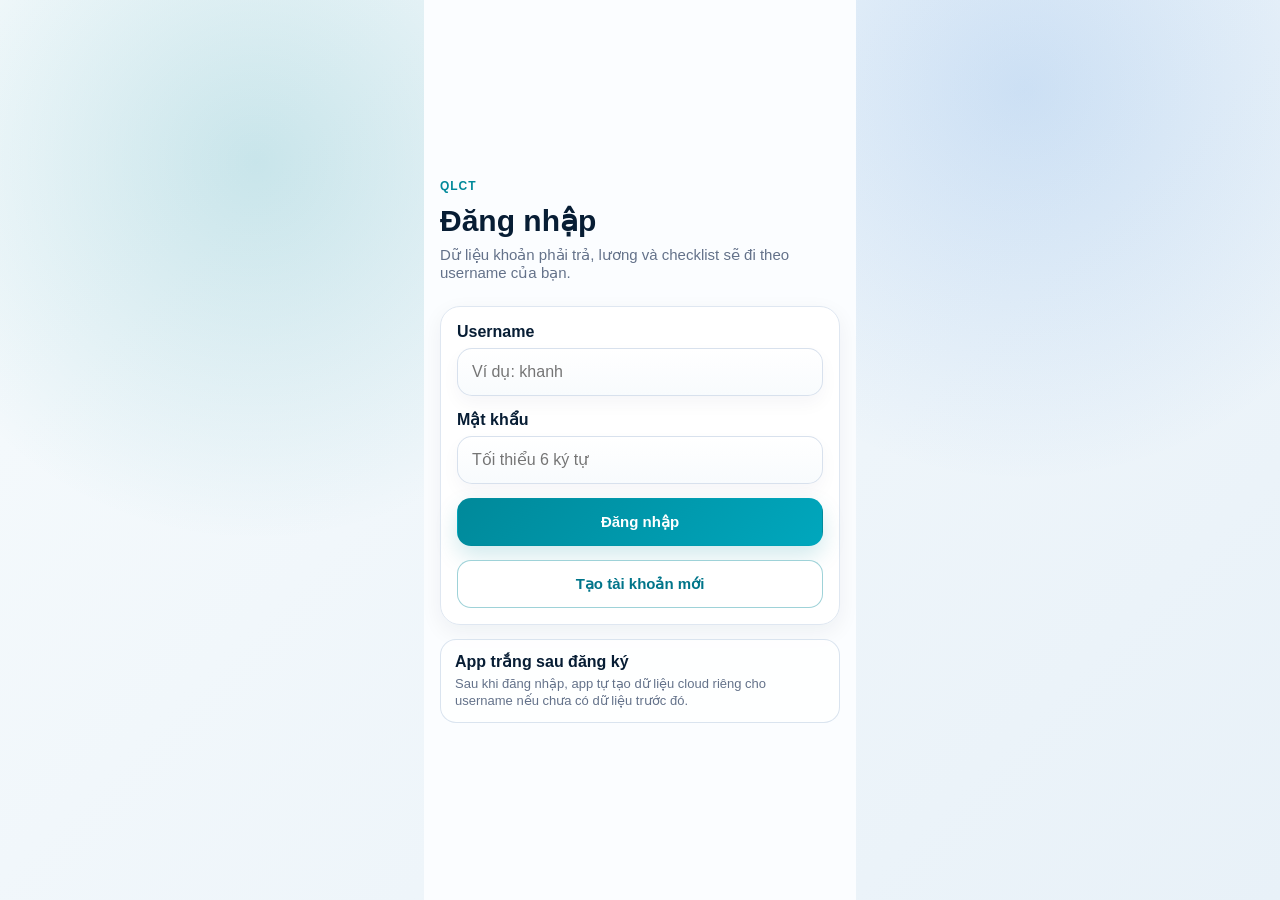
<file: index.html>
﻿<!doctype html>
<html lang="vi">
<head>
  <meta charset="utf-8" />
  <meta name="viewport" content="width=device-width, initial-scale=1, maximum-scale=1, user-scalable=no, viewport-fit=cover" />
  <title>Lương & Tiết Kiệm</title>
  <meta name="theme-color" content="#00899a" />
  <meta name="apple-mobile-web-app-capable" content="yes" />
  <meta name="apple-mobile-web-app-title" content="QLCT" />
  <meta name="apple-mobile-web-app-status-bar-style" content="default" />
  <link rel="manifest" href="manifest.webmanifest?v=45" />
  <link rel="apple-touch-icon" href="assets/app-icon-180.png?v=45" />
  <link rel="stylesheet" href="styles.css?v=45" />
</head>
<body>
  <div class="workspace">
    <aside class="notes">
      <p class="eyebrow">QLCT</p>
      <h1>Lương & Tiết Kiệm</h1>
      <p>
        App cá nhân để nhập lương, khoản cần trả và theo dõi số tiền có thể tiết kiệm.
      </p>
      <div class="note-card">
        <strong>Giới hạn iOS thật</strong>
        <span>App dùng dữ liệu bạn nhập tay hoặc paste từ tin nhắn ngân hàng.</span>
      </div>
      <div class="shortcuts">
        <button id="openImportFromSide">Import lương</button>
        <button id="loadSampleFromSide">Load sample</button>
        <button id="resetFromSide" class="ghost">Reset app trắng</button>
      </div>
    </aside>

    <main class="phone-shell" aria-label="iPhone preview">
      <div class="phone">
        <div id="app" class="screen"></div>

        <nav class="tabbar" aria-label="Main tabs">
          <button class="tab active" data-tab="dashboard">
            <span class="tab-icon"></span>
            <span>Tổng quan</span>
          </button>
          <button class="tab" data-tab="payments">
            <span class="tab-icon"></span>
            <span>Khoản trả</span>
          </button>
          <button class="tab" data-tab="checklist">
            <span class="tab-icon"></span>
            <span>Checklist</span>
          </button>
          <button class="tab" data-tab="analytics">
            <span class="tab-icon"></span>
            <span>Phân tích</span>
          </button>
          <button class="tab" data-tab="settings">
            <span class="tab-icon"></span>
            <span>Cài đặt</span>
          </button>
        </nav>
      </div>
    </main>
  </div>

  <div id="modalRoot"></div>
  <div id="toast" class="toast" role="status"></div>

  <script src="bank-directory.js?v=45"></script>
  <script src="app.js?v=45"></script>
</body>
</html>
</file>
<file: styles.css>
:root {
  color-scheme: light;
  --ink: #071d34;
  --muted: #64728a;
  --line: #dfe7f1;
  --bg: #eef4f8;
  --card: rgba(255, 255, 255, 0.92);
  --teal: #00899a;
  --teal-dark: #00758a;
  --blue: #126bd3;
  --green: #16a34a;
  --orange: #f28400;
  --red: #ff304f;
  --purple: #7d3de0;
  --shadow: 0 18px 44px rgba(15, 38, 64, 0.13);
  --font-ui: -apple-system, BlinkMacSystemFont, "SF Pro Text", "Segoe UI", sans-serif;
  --font-display: -apple-system, BlinkMacSystemFont, "SF Pro Display", "Segoe UI", sans-serif;
  --text-xs: 11px;
  --text-sm: 12px;
  --text-detail: 13px;
  --text-base: 15px;
  --text-body: 16px;
  --text-section: 20px;
  --text-title: 30px;
  --text-amount: 32px;
  --icon-sm: 22px;
  --icon-md: 24px;
  --icon-fab: 36px;
  --weight-regular: 400;
  --weight-medium: 500;
  --weight-semibold: 600;
  --weight-bold: 700;
  --button-height: 48px;
  --button-radius: 14px;
  --button-pad-x: 16px;
}

* {
  box-sizing: border-box;
  -webkit-tap-highlight-color: transparent;
}

html {
  width: 100%;
  height: 100%;
  overflow: hidden;
  touch-action: manipulation;
  -webkit-text-size-adjust: 100%;
}

body {
  margin: 0;
  width: 100%;
  height: 100%;
  overflow: hidden;
  font-family: var(--font-ui);
  color: var(--ink);
  overscroll-behavior: none;
  touch-action: manipulation;
  user-select: none;
  -webkit-user-select: none;
  background:
    radial-gradient(circle at 20% 18%, rgba(0, 137, 154, 0.18), transparent 30%),
    radial-gradient(circle at 80% 10%, rgba(18, 107, 211, 0.16), transparent 30%),
    linear-gradient(135deg, #f7fbfd 0%, #e8f1f8 100%);
}

button,
input,
textarea,
select {
  font: inherit;
  user-select: text;
  -webkit-user-select: text;
}

button {
  border: 0;
  cursor: pointer;
  min-height: var(--button-height);
  border-radius: var(--button-radius);
  font-size: var(--text-base);
  font-weight: var(--weight-semibold);
  line-height: 1.15;
  transition: transform 120ms ease, background-color 120ms ease, border-color 120ms ease, box-shadow 120ms ease;
}

button:active {
  transform: scale(0.98);
}

strong {
  font-weight: var(--weight-semibold);
}

.workspace {
  display: block;
  width: min(432px, 100%);
  height: 100dvh;
  overflow: hidden;
  margin: 0 auto;
  padding: 0;
}

.notes {
  display: none;
}

.notes h1 {
  margin: 4px 0 10px;
  font-family: var(--font-display);
  font-size: var(--text-title);
  font-weight: var(--weight-semibold);
  letter-spacing: 0;
}

.notes p {
  margin: 0;
  color: var(--muted);
  line-height: 1.55;
}

.eyebrow {
  color: var(--teal) !important;
  font-weight: var(--weight-semibold);
  text-transform: uppercase;
  letter-spacing: 0.08em;
  font-size: var(--text-sm);
}

.note-card {
  display: grid;
  gap: 8px;
  margin: 22px 0;
  padding: 16px;
  border: 1px solid rgba(18, 107, 211, 0.2);
  border-radius: 18px;
  background: rgba(239, 248, 255, 0.9);
  color: var(--muted);
}

.note-card strong {
  color: var(--blue);
}

.shortcuts {
  display: grid;
  gap: 10px;
}

.shortcuts button,
.primary,
.pill.green {
  min-height: var(--button-height);
  padding: 0 var(--button-pad-x);
  border: 1px solid transparent;
  border-radius: var(--button-radius);
  color: white;
  font-weight: var(--weight-semibold);
  background: linear-gradient(135deg, var(--teal), #00a7bd);
  box-shadow: 0 10px 22px rgba(0, 137, 154, 0.18);
}

.ghost,
.pill,
.link {
  min-height: var(--button-height);
  padding: 0 var(--button-pad-x);
  border: 1px solid rgba(0, 137, 154, 0.38);
  border-radius: var(--button-radius);
  color: var(--teal-dark);
  background: rgba(255, 255, 255, 0.92);
  box-shadow: none;
}

.ghost.red,
.link.red {
  color: var(--red);
  border-color: rgba(255, 48, 79, 0.35);
  background: rgba(255, 48, 79, 0.06);
}

.primary:hover,
.ghost:hover,
.pill:hover,
.link:hover {
  filter: brightness(0.99);
}

.phone-shell {
  display: block;
}

.phone {
  position: relative;
  width: min(432px, 100vw);
  height: 100dvh;
  overflow: hidden;
  border: 0;
  border-radius: 0;
  background: #fbfdff;
  box-shadow: none;
}

.screen {
  height: 100%;
  overflow-y: auto;
  overscroll-behavior-y: contain;
  -webkit-overflow-scrolling: touch;
  padding: 24px 16px 106px;
  scrollbar-width: none;
}

.screen::-webkit-scrollbar {
  display: none;
}

.top-row {
  display: flex;
  align-items: flex-start;
  justify-content: space-between;
  gap: 12px;
}

.title {
  margin: 0;
  font-family: var(--font-display);
  font-size: var(--text-title);
  font-weight: var(--weight-semibold);
  line-height: 1.08;
  letter-spacing: 0;
}

.subtitle {
  margin: 8px 0 0;
  color: var(--muted);
  font-size: var(--text-base);
}

.bell {
  position: relative;
  display: grid;
  place-items: center;
  width: 44px;
  min-height: 44px;
  height: 44px;
  border-radius: 22px;
  color: var(--ink);
  background: #f2f6fb;
  border: 1px solid #e7edf4;
  font-size: var(--icon-sm);
}

.bell::after {
  content: attr(data-count);
  position: absolute;
  top: -4px;
  right: -2px;
  display: none;
  place-items: center;
  width: 20px;
  height: 20px;
  border-radius: 50%;
  color: white;
  background: var(--red);
  font-size: var(--text-sm);
  font-weight: var(--weight-bold);
}

.bell.has-count::after {
  display: grid;
}

.month-switcher {
  display: grid;
  grid-template-columns: 40px minmax(0, 1fr) 40px;
  gap: 8px;
  align-items: center;
  padding: 6px;
  border: 1px solid rgba(209, 222, 235, 0.9);
  border-radius: 24px;
  background:
    linear-gradient(180deg, rgba(255, 255, 255, 0.98), rgba(246, 251, 252, 0.98));
  box-shadow: 0 10px 26px rgba(15, 38, 64, 0.08);
  backdrop-filter: blur(20px) saturate(1.08);
}

.month-arrow,
.month-current,
.month-today {
  min-height: 40px;
  border: 1px solid transparent;
  border-radius: 18px;
  color: var(--ink);
}

.month-arrow {
  display: grid;
  place-items: center;
  color: #748096;
  background: rgba(248, 251, 253, 0.9);
  box-shadow: inset 0 1px 0 rgba(255, 255, 255, 0.96);
}

.month-arrow svg {
  width: 20px;
  height: 20px;
  fill: none;
  stroke: currentColor;
  stroke-width: 2.3;
  stroke-linecap: round;
  stroke-linejoin: round;
}

.month-arrow:active,
.month-current:active,
.month-today:active {
  box-shadow: inset 0 1px 2px rgba(15, 38, 64, 0.1);
}

.month-prev svg {
  transform: rotate(180deg);
}

.month-current {
  display: grid;
  grid-template-columns: 28px minmax(0, 1fr);
  column-gap: 9px;
  row-gap: 1px;
  align-items: center;
  padding: 7px 13px 7px 9px;
  text-align: left;
  border-color: rgba(0, 137, 154, 0.14);
  background:
    linear-gradient(180deg, rgba(255, 255, 255, 0.98), rgba(238, 249, 250, 0.96));
  color: #092840;
  box-shadow: 0 8px 18px rgba(0, 137, 154, 0.08);
}

.month-current-icon {
  grid-row: 1 / span 2;
  display: grid;
  place-items: center;
  width: 28px;
  height: 28px;
  border-radius: 12px;
  color: var(--teal);
  background: rgba(0, 137, 154, 0.1);
}

.month-current-icon svg {
  width: 16px;
  height: 16px;
  fill: none;
  stroke: currentColor;
  stroke-width: 2.2;
  stroke-linecap: round;
  stroke-linejoin: round;
}

.month-current span {
  min-width: 0;
  color: #7a8798;
  font-size: 10px;
  font-weight: var(--weight-semibold);
  line-height: 1.05;
}

.month-current strong {
  min-width: 0;
  color: #092840;
  font-size: var(--text-base);
  line-height: 1.05;
  overflow: hidden;
  text-overflow: ellipsis;
  white-space: nowrap;
}

.month-today {
  grid-column: 1 / -1;
  min-height: 40px;
  color: #006f80;
  font-weight: var(--weight-semibold);
  background: rgba(0, 137, 154, 0.08);
}

.is-auth .screen,
.is-onboarding .screen {
  padding-bottom: 34px;
}

.is-auth .tabbar,
.is-onboarding .tabbar {
  display: none;
}

.auth-screen,
.onboarding {
  display: grid;
  align-content: center;
  min-height: 100%;
  gap: 14px;
}

.auth-screen .title,
.onboarding .title {
  margin-top: 0;
}

.auth-card,
.onboarding-card {
  display: grid;
  gap: 14px;
  margin-top: 10px;
  padding: 16px;
}

.auth-note {
  display: grid;
  gap: 4px;
  padding: 12px 14px;
  border: 1px solid rgba(209, 222, 235, 0.8);
  border-radius: 16px;
  background: rgba(255, 255, 255, 0.74);
}

.auth-note span {
  color: var(--muted);
  font-size: var(--text-detail);
  line-height: 1.35;
}

.hero {
  position: relative;
  overflow: hidden;
  margin: 18px 0 12px;
  padding: 12px 10px 13px;
  border-radius: 18px;
  background:
    radial-gradient(circle at 10% 20%, rgba(190, 247, 223, 0.86), transparent 44%),
    radial-gradient(circle at 95% 20%, rgba(191, 229, 255, 0.95), transparent 48%),
    linear-gradient(135deg, #d7f8ed, #ccecff);
  box-shadow: 0 12px 28px rgba(0, 137, 154, 0.13);
}

.dashboard-hero {
  margin-left: -4px;
  margin-right: -4px;
  padding-left: 4px;
  padding-right: 4px;
}

.hero-grid {
  display: grid;
  grid-template-columns: repeat(4, 1fr);
  gap: 0;
}

.metric {
  min-width: 0;
  padding: 0 6px;
  text-align: center;
  border-right: 1px solid rgba(255, 255, 255, 0.72);
}

.dashboard-hero .metric {
  padding-left: 3px;
  padding-right: 3px;
}

.dashboard-hero .metric-label {
  min-height: 34px;
  font-size: var(--text-xs);
  line-height: 1.12;
}

.dashboard-hero .metric-value {
  font-size: var(--text-sm);
  line-height: 1.1;
}

.dashboard-hero .metric-sub {
  font-size: var(--text-xs);
}

.metric:last-child {
  border-right: 0;
}

.metric-icon,
.tile-icon,
.list-icon {
  display: grid;
  place-items: center;
  margin: 0 auto 9px;
  width: 42px;
  height: 42px;
  border-radius: 18px;
  background: rgba(255, 255, 255, 0.78);
  box-shadow: 0 8px 18px rgba(7, 29, 52, 0.08);
  font-size: var(--icon-sm);
}

.metric-icon svg,
.tile-icon svg,
.list-icon svg,
.tab-icon svg,
.bell svg,
.check svg,
.chevron svg,
.icon-link svg,
.fab svg {
  width: 23px;
  height: 23px;
  fill: none;
  stroke: currentColor;
  stroke-width: 2;
  stroke-linecap: round;
  stroke-linejoin: round;
}

.bank-logo {
  display: grid;
  place-items: center;
  width: 52px;
  height: 52px;
  flex: 0 0 auto;
  border-radius: 18px;
  color: white;
  background:
    linear-gradient(135deg, color-mix(in srgb, var(--bank-color), white 16%), var(--bank-color));
  box-shadow: 0 10px 22px color-mix(in srgb, var(--bank-color), transparent 72%);
}

.bank-logo.has-image {
  padding: 7px;
  border: 1px solid rgba(7, 29, 52, 0.08);
  background: white;
  box-shadow: 0 10px 22px rgba(7, 29, 52, 0.08);
}

.bank-logo img {
  display: block;
  width: 100%;
  height: 100%;
  object-fit: contain;
}

.bank-logo.has-image span {
  display: none;
}

.bank-logo span {
  max-width: 44px;
  overflow: hidden;
  color: white;
  font-size: var(--text-sm);
  font-weight: var(--weight-semibold);
  letter-spacing: 0;
  text-align: center;
  text-overflow: ellipsis;
  white-space: nowrap;
}

.bank-logo.small {
  width: 42px;
  height: 42px;
  border-radius: 16px;
}

.bank-logo.small span {
  max-width: 34px;
  font-size: var(--text-xs);
}

.salary-card .list-icon,
.empty-card .list-icon,
.info-card .list-icon,
.row-item .list-icon,
.plan-row .list-icon,
.progress-row .list-icon,
.timeline-row .list-icon,
.settings-row .list-icon,
.bank-info-head .bank-logo,
.salary-bank-choice .bank-logo {
  margin: 0;
}

.bank-grid {
  display: grid;
  grid-template-columns: 1fr;
  gap: 8px;
  max-height: 520px;
  overflow: auto;
  padding: 2px 2px 4px;
}

.bank-option {
  display: grid;
  grid-template-columns: 52px minmax(0, 1fr) 24px;
  column-gap: 12px;
  align-items: center;
  min-height: 64px;
  padding: 8px 12px;
  border: 1px solid var(--line);
  border-radius: 16px;
  background: white;
  color: var(--ink);
  text-align: left;
  overflow: hidden;
}

.bank-option .bank-logo {
  justify-self: center;
  align-self: center;
  margin: 0;
}

.bank-option .bank-logo.small {
  width: 44px;
  height: 44px;
  border-radius: 15px;
}

.bank-option .bank-logo.has-image {
  padding: 6px;
}

.bank-option .chevron {
  justify-self: end;
  margin: 0;
}

.bank-option.custom-bank {
  border-style: dashed;
  background: rgba(255, 255, 255, 0.62);
}

.bank-option strong,
.bank-option span {
  overflow: hidden;
  text-overflow: ellipsis;
  white-space: nowrap;
}

.list-icon.green,
.metric-icon.green {
  color: var(--green);
  background: rgba(22, 163, 74, 0.11);
}

.list-icon.blue,
.metric-icon.blue {
  color: var(--blue);
  background: rgba(18, 107, 211, 0.1);
}

.list-icon.orange,
.metric-icon.orange {
  color: var(--orange);
  background: rgba(242, 132, 0, 0.11);
}

.list-icon.purple,
.metric-icon.purple {
  color: var(--purple);
  background: rgba(125, 61, 224, 0.1);
}

.list-icon.red,
.metric-icon.red {
  color: var(--red);
  background: rgba(255, 48, 79, 0.1);
}

button:disabled {
  cursor: default;
  opacity: 0.55;
}

.metric-label {
  display: flex;
  align-items: center;
  justify-content: center;
  min-height: 36px;
  color: #254057;
  font-size: var(--text-sm);
  line-height: 1.18;
}

.metric-value {
  width: 100%;
  margin-top: 7px;
  color: var(--teal-dark);
  font-size: var(--text-base);
  font-weight: var(--weight-bold);
  white-space: nowrap;
  letter-spacing: 0;
  font-variant-numeric: tabular-nums;
}

.hero-grid .metric:nth-child(3) .metric-value,
.hero-grid .metric:nth-child(3) .metric-sub {
  color: var(--green);
}

.hero-grid .metric:nth-child(4) .metric-value,
.hero-grid .metric:nth-child(4) .metric-sub {
  color: var(--blue);
}

.metric-sub {
  margin-top: 7px;
  color: var(--blue);
  font-size: var(--text-xs);
  font-weight: var(--weight-medium);
  line-height: 1.2;
}

.section {
  margin-top: 18px;
}

.section-head {
  display: flex;
  align-items: center;
  justify-content: space-between;
  margin-bottom: 10px;
}

.section h2 {
  margin: 0;
  font-family: var(--font-display);
  font-size: var(--text-section);
  font-weight: var(--weight-semibold);
  letter-spacing: 0;
}

.link {
  color: var(--blue);
  border-color: transparent;
  background: transparent;
  font-weight: var(--weight-semibold);
}

.card {
  border: 1px solid var(--line);
  border-radius: 20px;
  background: var(--card);
  box-shadow: 0 7px 22px rgba(7, 29, 52, 0.06);
}

.salary-card,
.info-card,
.empty-card {
  display: grid;
  grid-template-columns: 54px minmax(0, 1fr);
  gap: 12px;
  align-items: center;
  padding: 14px;
}

.salary-card .pill,
.empty-card .pill {
  grid-column: 2;
  justify-self: start;
  margin-top: 8px;
}

.salary-card .desc,
.empty-card .desc,
.row-sub {
  color: var(--muted);
  font-size: var(--text-detail);
  line-height: 1.35;
}

.bank-line {
  margin-top: 8px;
  padding: 10px;
  border-radius: 14px;
  background: rgba(239, 248, 244, 0.9);
}

.error-line {
  color: var(--red);
  background: rgba(255, 48, 79, 0.08);
}

.sync-state-card {
  display: grid;
  grid-template-columns: 54px minmax(0, 1fr);
  gap: 12px;
  align-items: center;
  padding: 14px;
  border: 1px solid rgba(209, 222, 235, 0.95);
  border-radius: 18px;
  background: linear-gradient(180deg, #ffffff 0%, #f6fbfc 100%);
}

.sync-state-card.error {
  border-color: rgba(255, 48, 79, 0.22);
  background: linear-gradient(180deg, #ffffff 0%, rgba(255, 48, 79, 0.05) 100%);
}

.auth-account-card {
  display: grid;
  grid-template-columns: 44px minmax(0, 1fr);
  gap: 11px;
  align-items: center;
  padding: 12px;
  border-radius: 16px;
  background: rgba(239, 248, 244, 0.9);
}

.auth-account-card strong {
  display: block;
  overflow: hidden;
  text-overflow: ellipsis;
  white-space: nowrap;
}

.inline-field {
  display: grid;
  grid-template-columns: minmax(0, 1fr) 52px;
  gap: 10px;
}

.inline-field .icon-only {
  display: grid;
  place-items: center;
  min-height: 48px;
  padding: 0;
}

.inline-field .icon-only svg {
  width: 20px;
  height: 20px;
}

.sync-toggle {
  justify-content: start;
}

.field-hint {
  color: var(--muted);
  font-size: var(--text-xs);
  line-height: 1.35;
}

.category-select,
.debt-overview-card,
.debt-progress-row {
  width: 100%;
  text-align: left;
}

.category-select {
  display: grid;
  grid-template-columns: 38px minmax(0, 1fr) 22px;
  gap: 10px;
  align-items: center;
  min-height: 58px;
  padding: 9px 12px 9px 9px;
  border: 1px solid rgba(209, 222, 235, 0.95);
  border-radius: 18px;
  color: var(--ink);
  background: linear-gradient(180deg, #ffffff 0%, #f6fbfc 100%);
  box-shadow: 0 10px 24px rgba(15, 38, 64, 0.06);
}

.category-select strong,
.category-select span span {
  display: block;
  min-width: 0;
  overflow: hidden;
  text-overflow: ellipsis;
  white-space: nowrap;
}

.category-select span span {
  margin-top: 2px;
  color: var(--muted);
  font-size: var(--text-detail);
}

.category-select-icon {
  display: grid;
  place-items: center;
  width: 34px;
  height: 34px;
  border-radius: 14px;
  font-size: 18px;
  background: #f2f5f8;
}

.category-select-icon.green { background: rgba(22, 163, 74, 0.11); }
.category-select-icon.blue { background: rgba(18, 107, 211, 0.1); }
.category-select-icon.orange { background: rgba(242, 132, 0, 0.11); }
.category-select-icon.purple { background: rgba(125, 61, 224, 0.1); }
.category-select-icon.red { background: rgba(255, 48, 79, 0.1); }

.category-picker-panel {
  display: grid;
  gap: 10px;
  max-height: 360px;
  overflow: hidden;
  padding: 10px;
  border: 1px solid rgba(209, 222, 235, 0.95);
  border-radius: 18px;
  background: rgba(255, 255, 255, 0.96);
  box-shadow: 0 18px 42px rgba(15, 38, 64, 0.12);
}

.category-search {
  min-height: 42px !important;
  border-radius: 14px !important;
}

.category-picker-list {
  display: grid;
  gap: 12px;
  max-height: 286px;
  overflow: auto;
  padding-right: 2px;
}

.category-group-title {
  display: flex;
  align-items: center;
  gap: 8px;
  margin-bottom: 7px;
}

.category-group-title .category-select-icon {
  width: 28px;
  height: 28px;
  border-radius: 11px;
  font-size: 15px;
}

.category-options {
  display: grid;
  gap: 7px;
}

.category-option {
  display: grid;
  gap: 2px;
  min-height: 48px;
  padding: 8px 11px;
  border: 1px solid rgba(223, 231, 241, 0.9);
  border-radius: 14px;
  color: var(--ink);
  background: #fbfdff;
  font-size: var(--text-detail);
}

.category-option small {
  color: var(--muted);
}

.choice-grid {
  display: grid;
  grid-template-columns: repeat(2, minmax(0, 1fr));
  gap: 9px;
}

.choice-grid.compact {
  grid-template-columns: repeat(2, minmax(0, 1fr));
}

.choice-card {
  display: grid;
  grid-template-columns: 34px minmax(0, 1fr);
  gap: 9px;
  align-items: center;
  min-height: 66px;
  padding: 9px;
  border: 1px solid rgba(209, 222, 235, 0.95);
  border-radius: 17px;
  color: var(--ink);
  background: linear-gradient(180deg, #ffffff 0%, #f7fbfd 100%);
  box-shadow: 0 8px 20px rgba(15, 38, 64, 0.05);
  text-align: left;
}

.choice-card.selected {
  border-color: rgba(0, 137, 154, 0.38);
  background: linear-gradient(180deg, #ffffff 0%, #ecfbfc 100%);
  box-shadow: 0 0 0 3px rgba(0, 137, 154, 0.08), 0 12px 26px rgba(15, 38, 64, 0.08);
}

.choice-card span:last-child {
  min-width: 0;
}

.choice-card strong,
.choice-card small {
  display: block;
  min-width: 0;
  overflow: hidden;
  text-overflow: ellipsis;
  white-space: nowrap;
}

.choice-card strong {
  font-size: var(--text-detail);
  line-height: 1.15;
}

.choice-card small {
  margin-top: 3px;
  color: var(--muted);
  font-size: 10px;
  font-weight: var(--weight-medium);
  line-height: 1.15;
}

.choice-icon {
  display: grid;
  place-items: center;
  width: 34px;
  height: 34px;
  border-radius: 14px;
  color: #5f6e84;
  background: #f2f5f8;
  font-size: 13px;
  font-weight: var(--weight-bold);
}

.choice-icon.green {
  color: var(--green);
  background: rgba(22, 163, 74, 0.11);
}

.choice-icon.blue {
  color: var(--blue);
  background: rgba(18, 107, 211, 0.1);
}

.choice-icon.orange {
  color: var(--orange);
  background: rgba(242, 132, 0, 0.11);
}

.choice-icon.purple {
  color: var(--purple);
  background: rgba(125, 61, 224, 0.1);
}

.choice-icon.red {
  color: var(--red);
  background: rgba(255, 48, 79, 0.1);
}

.category-emoji {
  font-size: 21px;
  line-height: 1;
}

.debt-form-section {
  display: grid;
  gap: 12px;
  padding: 12px;
  border: 1px solid rgba(209, 222, 235, 0.95);
  border-radius: 18px;
  background: linear-gradient(180deg, rgba(255, 255, 255, 0.96), rgba(246, 251, 252, 0.96));
}

.compact-head {
  margin-bottom: 0;
}

.compact-head h2 {
  font-size: var(--text-base);
}

.debt-overview-card {
  display: grid;
  gap: 12px;
  padding: 14px;
}

.debt-card-head {
  display: grid;
  grid-template-columns: 48px minmax(0, 1fr);
  gap: 11px;
  align-items: center;
}

.debt-card-grid {
  display: grid;
  grid-template-columns: repeat(3, minmax(0, 1fr));
  gap: 8px;
}

.debt-card-grid div,
.debt-next-box div {
  min-width: 0;
  padding: 10px;
  border-radius: 14px;
  background: rgba(248, 251, 253, 0.92);
}

.debt-card-grid span,
.debt-next-box span {
  display: block;
  margin-bottom: 5px;
  color: var(--muted);
  font-size: var(--text-xs);
}

.debt-card-grid strong,
.debt-next-box strong {
  display: block;
  overflow: hidden;
  color: var(--ink);
  font-size: var(--text-detail);
  text-overflow: ellipsis;
  white-space: nowrap;
}

.debt-bar span {
  background: linear-gradient(90deg, var(--purple), var(--blue));
}

.debt-detail-hero {
  display: grid;
  grid-template-columns: 92px minmax(0, 1fr);
  gap: 14px;
  align-items: center;
  padding: 14px;
  border-radius: 20px;
  background: linear-gradient(180deg, rgba(255, 255, 255, 0.96), rgba(241, 247, 250, 0.98));
}

.debt-ring {
  display: grid;
  place-items: center;
  width: 84px;
  height: 84px;
  border-radius: 50%;
  background: conic-gradient(var(--purple) calc(var(--value) * 1%), rgba(223, 231, 241, 0.9) 0);
}

.debt-ring > div {
  display: grid;
  place-items: center;
  width: 64px;
  height: 64px;
  border-radius: 50%;
  background: white;
  text-align: center;
}

.debt-ring strong {
  font-size: var(--text-base);
}

.debt-ring span {
  color: var(--muted);
  font-size: 10px;
}

.debt-next-box {
  display: grid;
  grid-template-columns: 1fr 1fr;
  gap: 10px;
}

.debt-progress-row {
  display: grid;
  grid-template-columns: 52px minmax(0, 1fr);
  gap: 12px;
  align-items: center;
  min-height: 82px;
  padding: 14px 12px;
  border-bottom: 1px solid var(--line);
  color: var(--ink);
  background: transparent;
}

.debt-progress-row:last-child {
  border-bottom: 0;
}

.debt-analytics {
  display: grid;
  gap: 12px;
  padding: 14px;
}

.debt-progress-list {
  border-top: 1px solid var(--line);
}

.compact-link {
  min-height: 0;
  padding: 0;
  font-size: var(--text-detail);
}

.status {
  display: inline-flex;
  align-items: center;
  justify-content: center;
  min-height: 34px;
  padding: 7px 12px;
  border-radius: 12px;
  font-size: var(--text-sm);
  font-weight: var(--weight-semibold);
  text-transform: uppercase;
}

.status.paid {
  color: var(--green);
  background: rgba(22, 163, 74, 0.1);
}

.status.skip {
  color: var(--orange);
  background: rgba(242, 132, 0, 0.1);
}

.pill {
  display: inline-flex;
  align-items: center;
  justify-content: center;
  text-transform: none;
}

.pill.orange {
  color: var(--orange);
  border-color: rgba(242, 132, 0, 0.35);
  background: rgba(242, 132, 0, 0.08);
}

.status.must {
  color: var(--red);
  background: rgba(255, 48, 79, 0.1);
}

.status.neutral {
  color: #718099;
  background: #f2f5f8;
}

.list {
  overflow: hidden;
}

.row-item,
.plan-row {
  display: grid;
  grid-template-columns: 52px minmax(0, 1fr) 18px;
  gap: 12px;
  align-items: center;
  min-height: 82px;
  padding: 14px 12px;
  border-bottom: 1px solid var(--line);
  background: transparent;
}

.row-item:last-child,
.plan-row:last-child {
  border-bottom: 0;
}

.row-main {
  display: grid;
  min-width: 0;
  gap: 5px;
}

.row-line {
  display: flex;
  align-items: baseline;
  justify-content: space-between;
  gap: 10px;
  min-width: 0;
}

.row-line-bottom {
  align-items: center;
}

.row-title {
  font-size: var(--text-body);
  font-weight: var(--weight-semibold);
  overflow: hidden;
  text-overflow: ellipsis;
  white-space: nowrap;
}

.row-amount {
  flex: 0 0 auto;
  text-align: right;
  font-size: var(--text-body);
  font-weight: var(--weight-bold);
  font-variant-numeric: tabular-nums;
  white-space: nowrap;
}

.row-date {
  color: var(--red);
  font-size: var(--text-detail);
  white-space: nowrap;
}

.row-line-bottom .row-sub {
  overflow: hidden;
  text-align: right;
  text-overflow: ellipsis;
  white-space: nowrap;
}

.row-item .status {
  justify-self: start;
  width: fit-content;
  min-height: 28px;
  margin-top: 3px;
  padding: 5px 10px;
  line-height: 1.16;
  text-align: center;
}

.chevron {
  display: grid;
  place-items: center;
  color: #8190a3;
}

.chevron svg,
.icon-link svg {
  width: 18px;
  height: 18px;
}

.plan-row {
  grid-template-columns: 36px minmax(0, 1fr) 18px;
}

.check {
  display: grid;
  place-items: center;
  min-height: 28px;
  width: 28px;
  height: 28px;
  border: 2px solid #b7c3d3;
  border-radius: 9px;
  color: white;
  background: white;
  font-weight: var(--weight-semibold);
}

.check.done {
  border-color: var(--green);
  background: var(--green);
}

.check svg {
  width: 18px;
  height: 18px;
}

.progress-row {
  display: grid;
  grid-template-columns: 54px 1fr 70px;
  gap: 10px;
  align-items: center;
  padding: 12px;
}

.bar {
  height: 8px;
  overflow: hidden;
  border-radius: 999px;
  background: #edf1f5;
}

.bar span {
  display: block;
  height: 100%;
  border-radius: inherit;
  background: var(--blue);
}

.analytics-hero {
  display: grid;
  grid-template-columns: 1fr 132px;
  gap: 16px;
  align-items: center;
}

.big-money {
  margin: 10px 0;
  color: var(--green);
  font-family: var(--font-display);
  font-size: var(--text-amount);
  font-weight: var(--weight-bold);
}

.donut-value {
  color: var(--green);
  font-size: var(--text-section);
  font-weight: var(--weight-bold);
}

.preview-amount {
  margin: 8px 0;
  font-family: var(--font-display);
  font-size: var(--text-section);
  font-weight: var(--weight-bold);
}

.donut {
  --value: 27%;
  display: grid;
  place-items: center;
  width: 124px;
  height: 124px;
  border-radius: 50%;
  background: conic-gradient(var(--green) var(--value), rgba(18, 107, 211, 0.16) 0);
}

.donut-inner {
  display: grid;
  place-items: center;
  width: 86px;
  height: 86px;
  border-radius: 50%;
  background: white;
  text-align: center;
  font-weight: var(--weight-semibold);
}

.segmented,
.chips {
  display: flex;
  gap: 8px;
  overflow-x: auto;
  padding-bottom: 4px;
}

.month-scope-note {
  color: var(--muted);
  font-size: var(--text-sm);
  font-weight: var(--weight-semibold);
}

.segment,
.chip {
  flex: 1;
  min-height: var(--button-height);
  padding: 10px 14px;
  border: 1px solid var(--line);
  border-radius: var(--button-radius);
  color: var(--muted);
  background: white;
  font-weight: var(--weight-semibold);
  white-space: nowrap;
}

.segment.active,
.chip.active {
  color: white;
  border-color: transparent;
  background: linear-gradient(135deg, var(--teal), #00a7bd);
}

.fab {
  position: sticky;
  bottom: 10px;
  float: right;
  display: grid;
  place-items: center;
  width: 68px;
  height: 68px;
  margin: 16px 4px 0 auto;
  border-radius: 50%;
  color: white;
  background: linear-gradient(145deg, var(--teal), #00748c);
  box-shadow: 0 16px 30px rgba(0, 117, 138, 0.26);
  font-size: var(--icon-fab);
}

.fab svg {
  width: 34px;
  height: 34px;
  stroke-width: 2.2;
}

.icon-link {
  display: inline-flex;
  gap: 4px;
  align-items: center;
  justify-content: center;
}

.settings-row {
  display: grid;
  grid-template-columns: 42px 1fr auto;
  gap: 12px;
  align-items: center;
  padding: 14px;
  border-bottom: 1px solid var(--line);
}

.settings-row .list-icon {
  align-self: center;
}

.settings-row:last-child {
  border-bottom: 0;
}

.detail-grid {
  display: grid;
  grid-template-columns: repeat(2, minmax(0, 1fr));
  gap: 10px;
}

.detail-box {
  padding: 12px;
  border: 1px solid var(--line);
  border-radius: 14px;
  background: #f8fbfd;
}

.detail-box span {
  display: block;
  margin-bottom: 5px;
  color: var(--muted);
  font-size: var(--text-xs);
}

.detail-box strong {
  display: block;
  overflow-wrap: anywhere;
}

.stack-actions {
  grid-template-columns: 1fr !important;
}

.notification-row {
  display: grid;
  grid-template-columns: minmax(0, 1fr) 86px;
  gap: 14px;
  align-items: center;
  width: 100%;
  min-height: 78px;
  padding: 14px 12px;
  border-bottom: 1px solid var(--line);
  background: transparent;
  text-align: left;
}

.notification-row:last-child {
  border-bottom: 0;
}

.notification-main {
  display: grid;
  min-width: 0;
  gap: 5px;
}

.notification-row .status {
  justify-self: end;
  min-width: 68px;
  min-height: 42px;
  border-radius: var(--button-radius);
}

.bank-info-head {
  display: grid;
  grid-template-columns: 64px 1fr;
  gap: 12px;
  align-items: center;
}

.history-row {
  display: grid;
  grid-template-columns: 1.2fr repeat(4, minmax(72px, 1fr));
  gap: 10px;
  align-items: start;
  padding: 14px;
  border-bottom: 1px solid var(--line);
}

.history-row:last-child {
  border-bottom: 0;
}

.history-row span {
  display: block;
  margin-bottom: 4px;
  color: var(--muted);
  font-size: var(--text-xs);
}

.history-row strong {
  display: block;
  font-size: var(--text-detail);
  line-height: 1.25;
}

.timeline-row {
  display: grid;
  grid-template-columns: 52px minmax(0, 1fr);
  gap: 12px;
  align-items: center;
  min-height: 78px;
  padding: 14px 12px;
  border-bottom: 1px solid var(--line);
}

.timeline-row:last-child {
  border-bottom: 0;
}

.switch {
  width: 54px;
  height: 32px;
  padding: 3px;
  border-radius: 999px;
  background: #d9e0e9;
}

.switch::before {
  content: "";
  display: block;
  width: 26px;
  height: 26px;
  border-radius: 50%;
  background: white;
  box-shadow: 0 3px 8px rgba(7, 29, 52, 0.18);
}

.switch.on {
  background: var(--green);
}

.switch.on::before {
  transform: translateX(22px);
}

.tabbar {
  position: absolute;
  z-index: 5;
  left: 0;
  right: 0;
  bottom: 0;
  display: grid;
  grid-template-columns: repeat(5, 1fr);
  height: 90px;
  padding: 9px 10px 18px;
  border-top: 1px solid rgba(216, 225, 236, 0.72);
  background: linear-gradient(180deg, rgba(255, 255, 255, 0.94), rgba(248, 251, 253, 0.98));
  box-shadow: 0 -16px 34px rgba(15, 38, 64, 0.08);
  backdrop-filter: blur(22px) saturate(1.18);
}

.tabbar::after {
  content: "";
  position: absolute;
  left: 0;
  right: 0;
  bottom: calc(-1 * env(safe-area-inset-bottom, 0px));
  height: env(safe-area-inset-bottom, 0px);
  background: #fbfdff;
  pointer-events: none;
}

.tab {
  display: grid;
  align-content: start;
  gap: 3px;
  justify-items: center;
  color: #7e899a;
  background: transparent;
  font-size: var(--text-xs);
  font-weight: var(--weight-semibold);
  min-width: 0;
  min-height: 60px;
  padding: 1px 2px 0;
}

.tab-icon {
  display: grid;
  place-items: center;
  width: 27px;
  height: 27px;
  font-size: var(--icon-sm);
  line-height: 1;
  color: #7d8798;
  filter: drop-shadow(0 4px 8px rgba(15, 38, 64, 0.06));
  transition: color 120ms ease, transform 120ms ease, filter 120ms ease;
}

.tab-icon svg {
  width: 24px;
  height: 24px;
}

.tab.active {
  color: var(--teal);
}

.tab.active .tab-icon {
  color: var(--teal);
  transform: translateY(-1px);
  filter: drop-shadow(0 7px 12px rgba(0, 137, 154, 0.2));
}

.tab-icon .tab-fill {
  fill: currentColor;
  stroke: none;
}

.tab-icon .tab-ghost {
  fill: currentColor;
  opacity: 0.46;
  stroke: none;
}

.tab-icon .tab-cut {
  fill: none;
  stroke: #fff;
  stroke-width: 1.9;
  stroke-linecap: round;
  stroke-linejoin: round;
}

.modal-backdrop {
  position: fixed;
  inset: 0;
  z-index: 20;
  display: grid;
  place-items: center;
  padding: 22px;
  background: rgba(7, 29, 52, 0.28);
  backdrop-filter: blur(10px);
  overscroll-behavior: contain;
}

.modal {
  width: min(430px, 100%);
  max-height: min(780px, 92vh);
  overflow: auto;
  overscroll-behavior: contain;
  -webkit-overflow-scrolling: touch;
  padding: 22px;
  border-radius: 24px;
  background: #fbfdff;
  box-shadow: 0 30px 80px rgba(7, 29, 52, 0.28);
}

.modal h2 {
  margin: 0 0 18px;
  font-family: var(--font-display);
  font-size: 26px;
  font-weight: var(--weight-semibold);
  line-height: 1.1;
}

.form {
  display: grid;
  gap: 16px;
}

.field {
  display: grid;
  gap: 7px;
  min-width: 0;
}

.dual-field {
  display: grid;
  grid-template-columns: repeat(2, minmax(0, 1fr));
  gap: 12px;
  min-width: 0;
}

.dual-field > .field {
  min-width: 0;
}

.monthly-range {
  grid-template-columns: 1fr;
}

.field label {
  font-weight: var(--weight-semibold);
}

.field input,
.field textarea,
.field select {
  width: 100%;
  min-height: 48px;
  padding: 12px 14px;
  border: 1px solid rgba(214, 224, 236, 0.95);
  border-radius: 15px;
  color: var(--ink);
  background: linear-gradient(180deg, #ffffff 0%, #f8fbfd 100%);
  box-shadow: inset 0 1px 0 rgba(255, 255, 255, 0.9), 0 8px 18px rgba(15, 38, 64, 0.04);
  outline: none;
  transition: border-color 120ms ease, box-shadow 120ms ease, background-color 120ms ease;
}

.field input:focus,
.field textarea:focus,
.field select:focus {
  border-color: rgba(0, 137, 154, 0.62);
  box-shadow: 0 0 0 4px rgba(0, 137, 154, 0.11), 0 10px 24px rgba(15, 38, 64, 0.07);
}

.field textarea {
  min-height: 118px;
  resize: vertical;
}

.time-field {
  position: relative;
  display: grid;
  grid-template-columns: 36px minmax(0, 1fr) 24px;
  align-items: center;
  min-width: 0;
  min-height: 52px;
  padding: 7px 12px 7px 8px;
  border: 1px solid rgba(191, 207, 222, 0.78);
  border-radius: 18px;
  color: #092840;
  background:
    linear-gradient(180deg, #ffffff 0%, #f4f8fb 100%);
  box-shadow: inset 0 1px 0 rgba(255, 255, 255, 0.94), 0 12px 26px rgba(15, 38, 64, 0.07);
  transition: border-color 120ms ease, box-shadow 120ms ease, transform 120ms ease;
}

.time-field:focus-within {
  border-color: rgba(0, 137, 154, 0.6);
  box-shadow: 0 0 0 4px rgba(0, 137, 154, 0.1), 0 14px 30px rgba(15, 38, 64, 0.1);
}

.time-field.compact {
  grid-template-columns: 30px minmax(0, 1fr) 20px;
  min-height: 48px;
  padding: 6px 10px 6px 7px;
  border-radius: 16px;
}

.time-field-icon,
.time-field-caret {
  display: grid;
  place-items: center;
  pointer-events: none;
}

.time-field-icon {
  width: 32px;
  height: 32px;
  border-radius: 13px;
  color: var(--teal);
  background: rgba(0, 137, 154, 0.1);
}

.time-field.compact .time-field-icon {
  width: 28px;
  height: 28px;
  border-radius: 11px;
}

.monthly-range .time-field.compact {
  grid-template-columns: 34px minmax(0, 1fr) 22px;
  min-height: 52px;
  padding: 7px 12px 7px 8px;
  border-radius: 18px;
}

.time-field-icon svg,
.time-field-caret svg {
  fill: none;
  stroke: currentColor;
  stroke-linecap: round;
  stroke-linejoin: round;
}

.time-field-icon svg {
  width: 17px;
  height: 17px;
  stroke-width: 2.2;
}

.time-field-caret {
  color: #7d889a;
}

.time-field-caret svg {
  width: 17px;
  height: 17px;
  stroke-width: 2.3;
}

.time-field input[type="date"],
.time-field input[type="month"] {
  min-width: 0;
  min-height: 36px;
  padding: 0 6px;
  border: 0;
  border-radius: 0;
  color: #092840;
  background: transparent;
  box-shadow: none;
  font-size: var(--text-base);
  font-weight: var(--weight-semibold);
  letter-spacing: 0;
}

.time-field input[type="date"]:focus,
.time-field input[type="month"]:focus {
  box-shadow: none;
}

.time-field input[type="date"]::-webkit-calendar-picker-indicator,
.time-field input[type="month"]::-webkit-calendar-picker-indicator {
  position: absolute;
  inset: 0;
  width: auto;
  height: auto;
  margin: 0;
  opacity: 0;
  cursor: pointer;
}

.hidden {
  display: none !important;
}

.salary-options {
  display: grid;
  grid-template-columns: 1fr 1fr;
  gap: 10px;
}

.check-option {
  display: flex;
  align-items: center;
  gap: 9px;
  min-height: 44px;
  padding: 10px 12px;
  border: 1px solid var(--line);
  border-radius: 14px;
  background: white;
  color: var(--ink);
  font-size: var(--text-detail);
  font-weight: var(--weight-medium);
}

.check-option input {
  width: 18px;
  height: 18px;
  accent-color: var(--teal);
}

.check-option:has(input:checked) {
  border-color: var(--teal);
  background: rgba(0, 137, 154, 0.08);
  color: var(--teal-dark);
}

.salary-bank-list {
  display: grid;
  grid-template-columns: 1fr;
  gap: 8px;
  max-height: 300px;
  overflow: auto;
  padding: 2px 2px 4px;
}

.salary-bank-choice {
  display: grid;
  grid-template-columns: 42px minmax(0, 1fr);
  gap: 10px;
  align-items: center;
  min-height: 58px;
  padding: 8px 10px;
  border: 1px solid var(--line);
  border-radius: 14px;
  background: white;
  color: var(--ink);
  text-align: left;
}

.salary-bank-choice.selected {
  border-color: var(--teal);
  background: rgba(0, 137, 154, 0.08);
}

.salary-bank-choice span {
  overflow: hidden;
  text-overflow: ellipsis;
  white-space: nowrap;
}

.form-actions {
  display: grid;
  grid-template-columns: 1fr 1fr;
  gap: 12px;
}

.form-actions button {
  width: 100%;
  min-height: var(--button-height);
}

.form-actions .span-2 {
  grid-column: 1 / -1;
}

.toast {
  position: fixed;
  z-index: 30;
  left: 50%;
  bottom: 28px;
  transform: translate(-50%, calc(100% + 48px));
  opacity: 0;
  visibility: hidden;
  pointer-events: none;
  padding: 12px 16px;
  border-radius: 999px;
  color: white;
  background: rgba(7, 29, 52, 0.92);
  box-shadow: 0 12px 28px rgba(7, 29, 52, 0.2);
  transition: transform 180ms ease, opacity 180ms ease, visibility 0s linear 180ms;
}

.toast:empty {
  display: none;
}

.toast.show {
  transform: translate(-50%, 0);
  opacity: 1;
  visibility: visible;
  transition-delay: 0s;
}

.muted {
  color: var(--muted);
}

.green {
  color: var(--green);
}

.blue {
  color: var(--blue);
}

.red {
  color: var(--red);
}

.orange {
  color: var(--orange);
}

@media (max-width: 900px) {
  .workspace {
    display: block;
    width: 100%;
    height: 100dvh;
    padding: 0;
    background: #fbfdff;
  }

  .notes {
    display: none;
  }

  .phone {
    width: 100vw;
    height: 100dvh;
    border: 0;
    border-radius: 0;
    box-shadow: none;
    background: #fbfdff;
  }

  .phone-shell {
    display: block;
  }

  .screen {
    height: 100dvh;
    padding-top: calc(env(safe-area-inset-top, 0px) + 24px);
    padding-left: 16px;
    padding-right: 16px;
    padding-bottom: calc(env(safe-area-inset-bottom, 0px) + 112px);
  }

  .tabbar {
    height: calc(88px + env(safe-area-inset-bottom, 0px));
    padding-bottom: calc(env(safe-area-inset-bottom, 0px) + 18px);
    background: #fbfdff;
  }

  .history-row {
    grid-template-columns: 1fr 1fr;
  }
}
</file>
